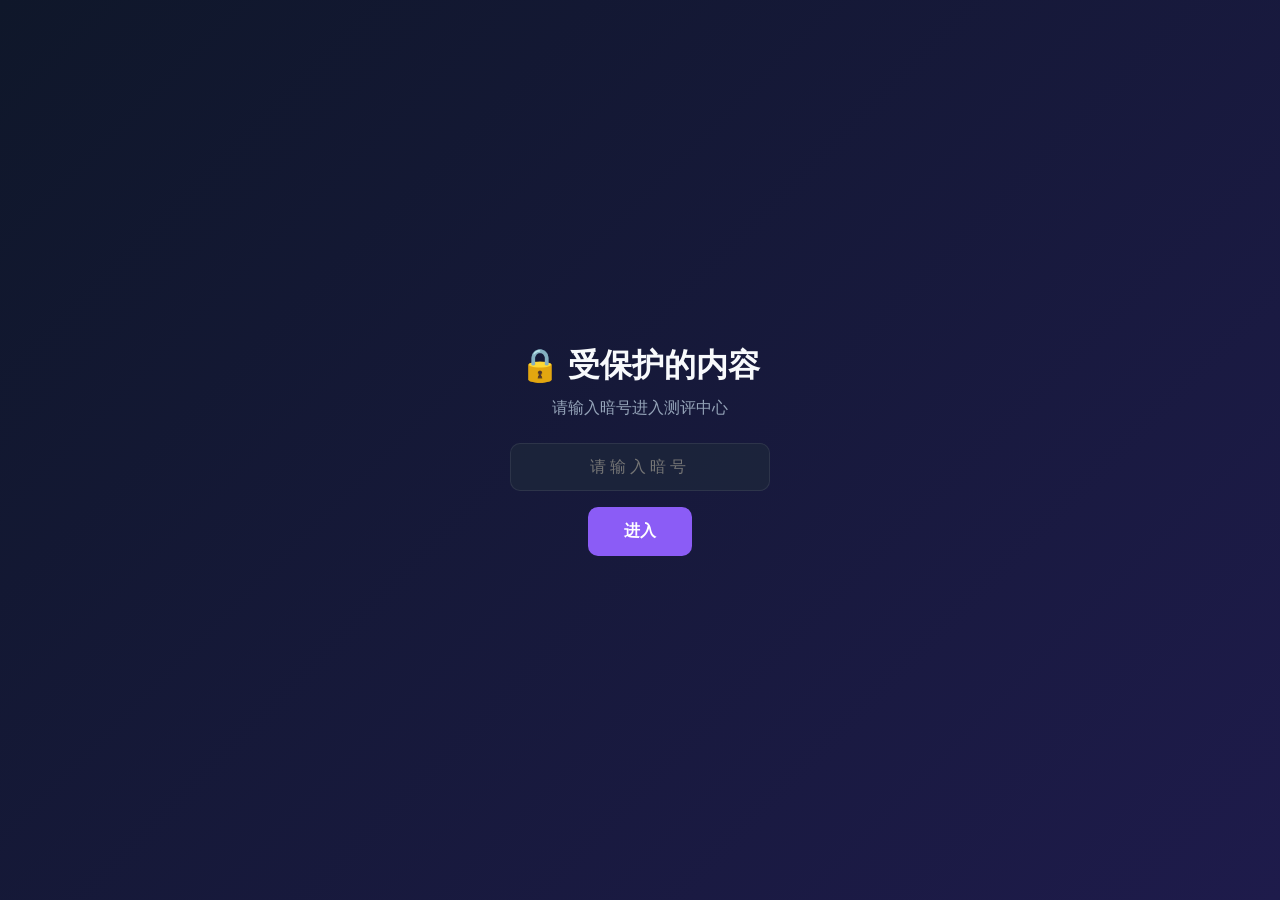
<file: index.html>
<!DOCTYPE html>
<html lang="zh-CN">
<head>
    <meta charset="UTF-8">
    <meta name="viewport" content="width=device-width, initial-scale=1.0, maximum-scale=1.0, user-scalable=no, viewport-fit=cover">
    <meta name="theme-color" content="#8b5cf6">
    <title>人格测评中心 | Personality Assessment</title>
    <style>
        :root {
            --bg-color: #0f172a;
            --card-bg: rgba(30, 41, 59, 0.7);
            --card-border: rgba(255, 255, 255, 0.08);
            --text-primary: #f8fafc;
            --text-secondary: #94a3b8;
            --accent: #8b5cf6;
            --accent-hover: #7c3aed;
        }
        * { box-sizing: border-box; margin: 0; padding: 0; }
        body {
            font-family: -apple-system, BlinkMacSystemFont, "Segoe UI", Roboto, Helvetica, Arial, sans-serif;
            background: linear-gradient(135deg, #0f172a 0%, #1e1b4b 100%);
            color: var(--text-primary);
            min-height: 100vh;
            display: flex;
            flex-direction: column;
            align-items: center;
            justify-content: center;
            padding: 20px;
        }
        .container {
            max-width: 800px;
            width: 100%;
            margin: auto;
        }
        .header {
            text-align: center;
            margin-bottom: 40px;
        }
        .header h1 {
            font-size: 2.5rem;
            margin-bottom: 15px;
            background: linear-gradient(to right, #a78bfa, #f472b6);
            -webkit-background-clip: text;
            background-clip: text;
            -webkit-text-fill-color: transparent;
        }
        .header p {
            color: var(--text-secondary);
            font-size: 1.1rem;
        }
        .grid {
            display: grid;
            grid-template-columns: repeat(auto-fit, minmax(300px, 1fr));
            gap: 20px;
            margin-bottom: 30px;
        }
        .card {
            background: var(--card-bg);
            border: 1px solid var(--card-border);
            border-radius: 16px;
            padding: 30px;
            text-decoration: none;
            color: inherit;
            transition: all 0.3s cubic-bezier(0.4, 0, 0.2, 1);
            backdrop-filter: blur(10px);
            display: flex;
            flex-direction: column;
            position: relative;
            overflow: hidden;
            cursor: pointer;
        }
        .card::before {
            content: '';
            position: absolute;
            top: 0; left: 0; right: 0; height: 4px;
            background: linear-gradient(to right, var(--accent), #f472b6);
            opacity: 0;
            transition: opacity 0.3s ease;
        }
        .card:hover {
            transform: translateY(-5px);
            box-shadow: 0 20px 40px rgba(0, 0, 0, 0.3);
            border-color: rgba(255, 255, 255, 0.15);
        }
        .card:hover::before {
            opacity: 1;
        }
        .card-icon {
            width: 48px; height: 48px;
            background: rgba(139, 92, 246, 0.1);
            border-radius: 12px;
            display: flex; align-items: center; justify-content: center;
            color: var(--accent);
            margin-bottom: 20px;
        }
        .card h2 { font-size: 1.5rem; margin-bottom: 10px; }
        .card p { color: var(--text-secondary); line-height: 1.6; flex-grow: 1; margin-bottom: 20px; }
        .card-footer {
            display: flex; align-items: center; gap: 8px;
            font-weight: 500; color: var(--accent);
            margin-top: auto;
        }
        .card-footer svg { transition: transform 0.3s ease; }
        .card:hover .card-footer svg { transform: translateX(5px); }
        
        /* Feedback Section */
        .feedback-section {
            background: var(--card-bg);
            border: 1px solid var(--card-border);
            border-radius: 16px;
            padding: 30px;
            backdrop-filter: blur(10px);
            margin-top: 20px;
        }
        .feedback-header {
            display: flex; align-items: center; gap: 15px; cursor: pointer;
        }
        .feedback-header h3 { font-size: 1.2rem; flex-grow: 1; }
        .feedback-content {
            margin-top: 20px;
            display: none;
            animation: fadeIn 0.3s ease;
        }
        .feedback-content.active { display: block; }
        textarea {
            width: 100%; height: 120px;
            background: rgba(0,0,0,0.2);
            border: 1px solid var(--card-border);
            border-radius: 8px;
            padding: 15px;
            color: #fff;
            font-family: inherit;
            resize: vertical;
            margin-bottom: 15px;
            font-size: 1rem;
        }
        textarea:focus { outline: none; border-color: var(--accent); }
        .btn-submit {
            background: var(--accent); color: #fff;
            border: none; padding: 12px 24px;
            border-radius: 8px; font-weight: 600;
            cursor: pointer; transition: background 0.3s ease;
            font-size: 1rem;
        }
        .btn-submit:hover { background: var(--accent-hover); }
        .success-msg {
            display: none;
            color: #4ade80;
            background: rgba(74, 222, 128, 0.1);
            padding: 15px;
            border-radius: 8px;
            margin-top: 15px;
            border: 1px solid rgba(74, 222, 128, 0.2);
        }
        @keyframes fadeIn { from { opacity: 0; transform: translateY(-10px); } to { opacity: 1; transform: translateY(0); } }
        #pwd-screen {
            display: none;
            position: fixed; top:0; left:0; width:100%; height:100%;
            background: linear-gradient(135deg, #0f172a 0%, #1e1b4b 100%);
            flex-direction: column; align-items: center; justify-content: center;
            z-index: 999; text-align: center; padding: 30px;
        }
        #pwd-screen h2 { font-size: 2rem; margin-bottom:10px; }
        #pwd-screen p { color: var(--text-secondary); margin-bottom: 24px; }
        #pwd-screen input {
            padding: 14px 20px; width: 100%; max-width: 260px;
            border-radius: 10px; border: 1px solid var(--card-border);
            background: var(--card-bg); color: #fff; font-size: 1rem;
            text-align: center; letter-spacing: 4px; outline:none; margin-bottom: 16px;
        }
        #pwd-screen input:focus { border-color: var(--accent); }
        #pwd-error { display:none; color:#f87171; font-size:0.9rem; margin-top:-8px; margin-bottom:10px; }
        #pwd-screen .btn-enter {
            background: var(--accent); color: #fff; border: none;
            padding: 14px 36px; border-radius: 10px; font-size: 1rem;
            font-weight: 600; cursor: pointer; transition: background 0.3s;
        }
        #pwd-screen .btn-enter:hover { background: var(--accent-hover); }
        .card-badge-container {
            display: flex;
            flex-direction: column;
            gap: 6px;
            position: absolute;
            top: 20px;
            right: 20px;
            align-items: flex-end;
            pointer-events: none;
        }
        .card-badge {
            background: rgba(139, 92, 246, 0.15);
            color: var(--accent);
            padding: 4px 10px;
            border-radius: 20px;
            font-size: 0.75rem;
            font-weight: 600;
            backdrop-filter: blur(4px);
            display: flex;
            align-items: center;
            gap: 4px;
            box-shadow: 0 4px 12px rgba(0,0,0,0.1);
        }
        .card-badge.history {
            background: rgba(74, 222, 128, 0.15);
            color: #4ade80;
        }
    </style>
</head>
<body>
    <!-- Password Screen -->
    <div id="pwd-screen">
        <h2>🔒 受保护的内容</h2>
        <p>请输入暗号进入测评中心</p>
        <input type="password" id="pwd" placeholder="请输入暗号" autocomplete="off">
        <div id="pwd-error">❌ 暗号错误，请重试</div>
        <button class="btn-enter" onclick="tryEnter()">进入</button>
    </div>

    <div class="container">
        <div class="header">
            <h1>人格测评中心</h1>
            <p>选择专业的心理测量工具，深度了解自我内核</p>
        </div>
        
        <div class="grid">
            <a href="test.html?scale=bigfive" class="card">
                <div class="card-icon">
                    <svg width="24" height="24" viewBox="0 0 24 24" fill="none" stroke="currentColor" stroke-width="2" stroke-linecap="round" stroke-linejoin="round"><circle cx="12" cy="12" r="10"></circle><line x1="12" y1="16" x2="12" y2="12"></line><line x1="12" y1="8" x2="12.01" y2="8"></line></svg>
                </div>
                <h2>大五人格测试</h2>
                <p>最权威的 IPIP-NEO-300 量表，从神经质、外向性、开放性、宜人性、尽责性五个维度和三十个子层面全面剖析。</p>
                <div class="card-footer">
                    开始测试 <svg width="16" height="16" viewBox="0 0 24 24" fill="none" stroke="currentColor" stroke-width="2"><path d="M5 12h14M12 5l7 7-7 7"/></svg>
                </div>
            </a>

            <a href="test.html?scale=pid5" class="card">
                <div class="card-icon">
                    <svg width="24" height="24" viewBox="0 0 24 24" fill="none" stroke="currentColor" stroke-width="2" stroke-linecap="round" stroke-linejoin="round"><path d="M12 2v20M17 5H9.5a3.5 3.5 0 0 0 0 7h5a3.5 3.5 0 0 1 0 7H6"></path></svg>
                </div>
                <h2>PID-5 人格测验</h2>
                <p>DSM-5 替代模式下的人格自评量表 (Personality Inventory for DSM-5)，侧重评估病态人格特质领域。</p>
                <div class="card-footer">
                    开始测试 <svg width="16" height="16" viewBox="0 0 24 24" fill="none" stroke="currentColor" stroke-width="2"><path d="M5 12h14M12 5l7 7-7 7"/></svg>
                </div>
            </a>

            <a href="test.html?scale=bdi2" class="card">
                <div class="card-icon">
                    <svg width="24" height="24" viewBox="0 0 24 24" fill="none" stroke="currentColor" stroke-width="2" stroke-linecap="round" stroke-linejoin="round"><circle cx="12" cy="12" r="10"></circle><path d="M8 14s1.5 2 4 2 4-2 4-2"></path><line x1="9" y1="9" x2="9.01" y2="9"></line><line x1="15" y1="9" x2="15.01" y2="9"></line></svg>
                </div>
                <h2>贝克抑郁量表 (BDI-II)</h2>
                <p>全球广泛使用的抑郁症状自评量表，用以评估过去两周内的抑郁严重程度。</p>
                <div class="card-footer">
                    开始测试 <svg width="16" height="16" viewBox="0 0 24 24" fill="none" stroke="currentColor" stroke-width="2"><path d="M5 12h14M12 5l7 7-7 7"/></svg>
                </div>
            </a>

            <a href="test.html?scale=bai" class="card">
                <div class="card-icon">
                    <svg width="24" height="24" viewBox="0 0 24 24" fill="none" stroke="currentColor" stroke-width="2" stroke-linecap="round" stroke-linejoin="round"><path d="M22 12h-4l-3 9L9 3l-3 9H2"></path></svg>
                </div>
                <h2>贝克焦虑量表 (BAI)</h2>
                <p>专注于评估极度焦虑及恐慌的主观和躯体症状的经典自评量表。</p>
                <div class="card-footer">
                    开始测试 <svg width="16" height="16" viewBox="0 0 24 24" fill="none" stroke="currentColor" stroke-width="2"><path d="M5 12h14M12 5l7 7-7 7"/></svg>
                </div>
            </a>

            <a href="test.html?scale=ysq" class="card">
                <div class="card-icon">
                    <svg width="24" height="24" viewBox="0 0 24 24" fill="none" stroke="currentColor" stroke-width="2" stroke-linecap="round" stroke-linejoin="round"><polygon points="12 2 15.09 8.26 22 9.27 17 14.14 18.18 21.02 12 17.77 5.82 21.02 7 14.14 2 9.27 8.91 8.26 12 2"></polygon></svg>
                </div>
                <h2>杨氏图式问卷简明版</h2>
                <p>图式治疗的核心评估工具 (YSQ-S3)，揭示您性格深处的 18 种早期适应不良图式。</p>
                <div class="card-footer">
                    开始测试 <svg width="16" height="16" viewBox="0 0 24 24" fill="none" stroke="currentColor" stroke-width="2"><path d="M5 12h14M12 5l7 7-7 7"/></svg>
                </div>
            </a>
        </div>

        <div class="feedback-section">
            <div class="feedback-header" onclick="document.getElementById('feedback-box').classList.toggle('active')">
                <div class="card-icon" style="margin-bottom:0; width:36px; height:36px;">
                    <svg width="18" height="18" viewBox="0 0 24 24" fill="none" stroke="currentColor" stroke-width="2"><path d="M21 11.5a8.38 8.38 0 0 1-.9 3.8 8.5 8.5 0 0 1-7.6 4.7 8.38 8.38 0 0 1-3.8-.9L3 21l1.9-5.7a8.38 8.38 0 0 1-.9-3.8 8.5 8.5 0 0 1 4.7-7.6 8.38 8.38 0 0 1 3.8-.9h.5a8.48 8.48 0 0 1 8 8v.5z"></path></svg>
                </div>
                <h3>意见建议与量表扩充反馈</h3>
                <svg width="20" height="20" viewBox="0 0 24 24" fill="none" stroke="currentColor"><path d="M6 9l6 6 6-6"/></svg>
            </div>
            <div class="feedback-content" id="feedback-box">
                <p style="color:var(--text-secondary); margin-bottom:15px; font-size:0.95rem;">如果您希望我们加入其他的量表，或者遇到了使用上的问题，请在这里告诉我们。</p>
                <textarea id="feedback-input" placeholder="请详细描述您的想法..."></textarea>
                <button class="btn-submit" onclick="submitFeedback()">提交反馈</button>
                <div id="success-msg" class="success-msg">✓ 感谢您的反馈！您的意见对我们非常重要。</div>
            </div>
        </div>

        <!-- Admin View Area -->
        <div id="admin-panel" style="display: none; margin-top: 40px; text-align: left; padding: 20px; background: rgba(0,0,0,0.2); border-radius: 12px; border: 1px solid var(--card-border);">
            <h3 style="color: #a78bfa; margin-bottom: 16px;">🛡️ 管理员面板：用户反馈列表</h3>
            <div id="admin-feedbacks-container" style="max-height: 300px; overflow-y: auto; color: var(--text-main); font-size: 0.95rem;"></div>
            <button onclick="clearFeedbacks()" class="btn-submit" style="margin-top: 15px; background: #ef4444; padding: 8px 16px; font-size: 14px;">清除所有反馈</button>
        </div>

    </div>

    <div style="text-align:center; padding: 16px; color: #4b5563; font-size: 11px; letter-spacing: 0.05em; opacity: 0.4;">testv_0.12.1</div>

    <script>
        const CORRECT_KEY = '11115555';

        function renderAdminFeedbacks() {
            const feedbacks = JSON.parse(localStorage.getItem('site_feedbacks') || '[]');
            const container = document.getElementById('admin-feedbacks-container');
            if (feedbacks.length === 0) {
                container.innerHTML = '<div style="color: var(--text-muted); text-align: center; padding: 20px;">暂无反馈</div>';
                return;
            }
            container.innerHTML = feedbacks.reverse().map(f => 
                `<div style="background: rgba(255,255,255,0.05); padding: 12px; border-radius: 8px; margin-bottom: 10px;">
                    <div style="font-size: 12px; color: #8c9eff; margin-bottom: 6px;">[${f.time}]</div>
                    <div>${f.text}</div>
                </div>`
            ).join('');
        }

        function checkAccess() {
            const urlParams = new URLSearchParams(window.location.search);
            const keyFromUrl = urlParams.get('key');
            if (keyFromUrl === CORRECT_KEY) localStorage.setItem('access_key', keyFromUrl);

            const activeKey = localStorage.getItem('access_key');
            if (activeKey !== CORRECT_KEY) {
                document.querySelector('.container').style.display = 'none';
                const pwdDiv = document.getElementById('pwd-screen');
                pwdDiv.style.display = 'flex';
            } else {
                // Feature: If they are the "admin" (knowing 11115555), show feedbacks
                if (activeKey === '11115555') {
                    document.getElementById('admin-panel').style.display = 'block';
                    renderAdminFeedbacks();
                }
            }
        }

        function tryEnter() {
            const k = document.getElementById('pwd').value;
            if (k === CORRECT_KEY) {
                localStorage.setItem('access_key', k);
                location.reload();
            } else {
                document.getElementById('pwd-error').style.display = 'block';
                document.getElementById('pwd').value = '';
                document.getElementById('pwd').focus();
            }
        }

        document.addEventListener('DOMContentLoaded', () => {
            checkAccess();
            loadCardProgress();
        });
        document.getElementById('pwd')?.addEventListener('keydown', function(e){ if(e.key==='Enter') tryEnter(); });

        function loadCardProgress() {
            const scaleKeys = {
                'bigfive': 'ipip_answers',
                'pid5': 'pid5_answers',
                'bdi2': 'bdi2_answers',
                'bai': 'bai_answers',
                'ysq': 'ysq_answers'
            };
            
            document.querySelectorAll('.card').forEach(card => {
                const href = card.getAttribute('href');
                if (!href || !href.includes('scale=')) return;
                
                const urlParams = new URLSearchParams(href.split('?')[1]);
                const scale = urlParams.get('scale');
                const localKey = scaleKeys[scale];
                
                if (localKey) {
                    try {
                        const localData = JSON.parse(localStorage.getItem(localKey));
                        if (!localData) return;
                        
                        let answeredCount = 0;
                        let historyCount = 0;
                        
                        if (localData.answers) {
                            answeredCount = Object.keys(localData.answers).filter(k => localData.answers[k] !== 'skip' && !k.endsWith('_label')).length;
                            historyCount = localData.history ? localData.history.length : 0;
                        } else {
                            // Old format fallback
                            answeredCount = Object.keys(localData).filter(k => localData[k] !== 'skip' && !k.endsWith('_label')).length;
                        }
                        
                        if (answeredCount > 0 || historyCount > 0) {
                            const badgeContainer = document.createElement('div');
                            badgeContainer.className = 'card-badge-container';
                            
                            if (historyCount > 0) {
                                badgeContainer.innerHTML += `<div class="card-badge history"><svg width="12" height="12" viewBox="0 0 24 24" fill="none" stroke="currentColor" stroke-width="2" stroke-linecap="round" stroke-linejoin="round"><circle cx="12" cy="12" r="10"></circle><polyline points="12 6 12 12 16 14"></polyline></svg> 历史 ${historyCount} 次</div>`;
                            }
                            if (answeredCount > 0) {
                                badgeContainer.innerHTML += `<div class="card-badge"><svg width="12" height="12" viewBox="0 0 24 24" fill="none" stroke="currentColor" stroke-width="2"><path d="M22 11.08V12a10 10 0 1 1-5.93-9.14"></path><polyline points="22 4 12 14.01 9 11.01"></polyline></svg> 进度 ${answeredCount} 题</div>`;
                            }
                            
                            card.appendChild(badgeContainer);
                        }
                    } catch(e) { console.error('Error loading progress for', scale, e); }
                }
            });
        }

        function submitFeedback() {
            const val = document.getElementById('feedback-input').value.trim();
            if (!val) {
                alert('反馈内容不能为空哦');
                return;
            }
            
            // Save to localStorage
            const feedbacks = JSON.parse(localStorage.getItem('site_feedbacks') || '[]');
            feedbacks.push({ time: new Date().toLocaleString(), text: val.replace(/</g, "&lt;").replace(/>/g, "&gt;") });
            localStorage.setItem('site_feedbacks', JSON.stringify(feedbacks));

            document.getElementById('feedback-input').value = '';
            document.getElementById('success-msg').style.display = 'block';
            
            if (localStorage.getItem('access_key') === '11115555') renderAdminFeedbacks();
            
            setTimeout(() => {
                document.getElementById('success-msg').style.display = 'none';
                document.getElementById('feedback-box').classList.remove('active');
            }, 3000);
        }

        function clearFeedbacks() {
            if(confirm("确定清空所有收集到的反馈吗？")) {
                localStorage.removeItem('site_feedbacks');
                renderAdminFeedbacks();
            }
        }
    </script>
</body>
</html>
</file>
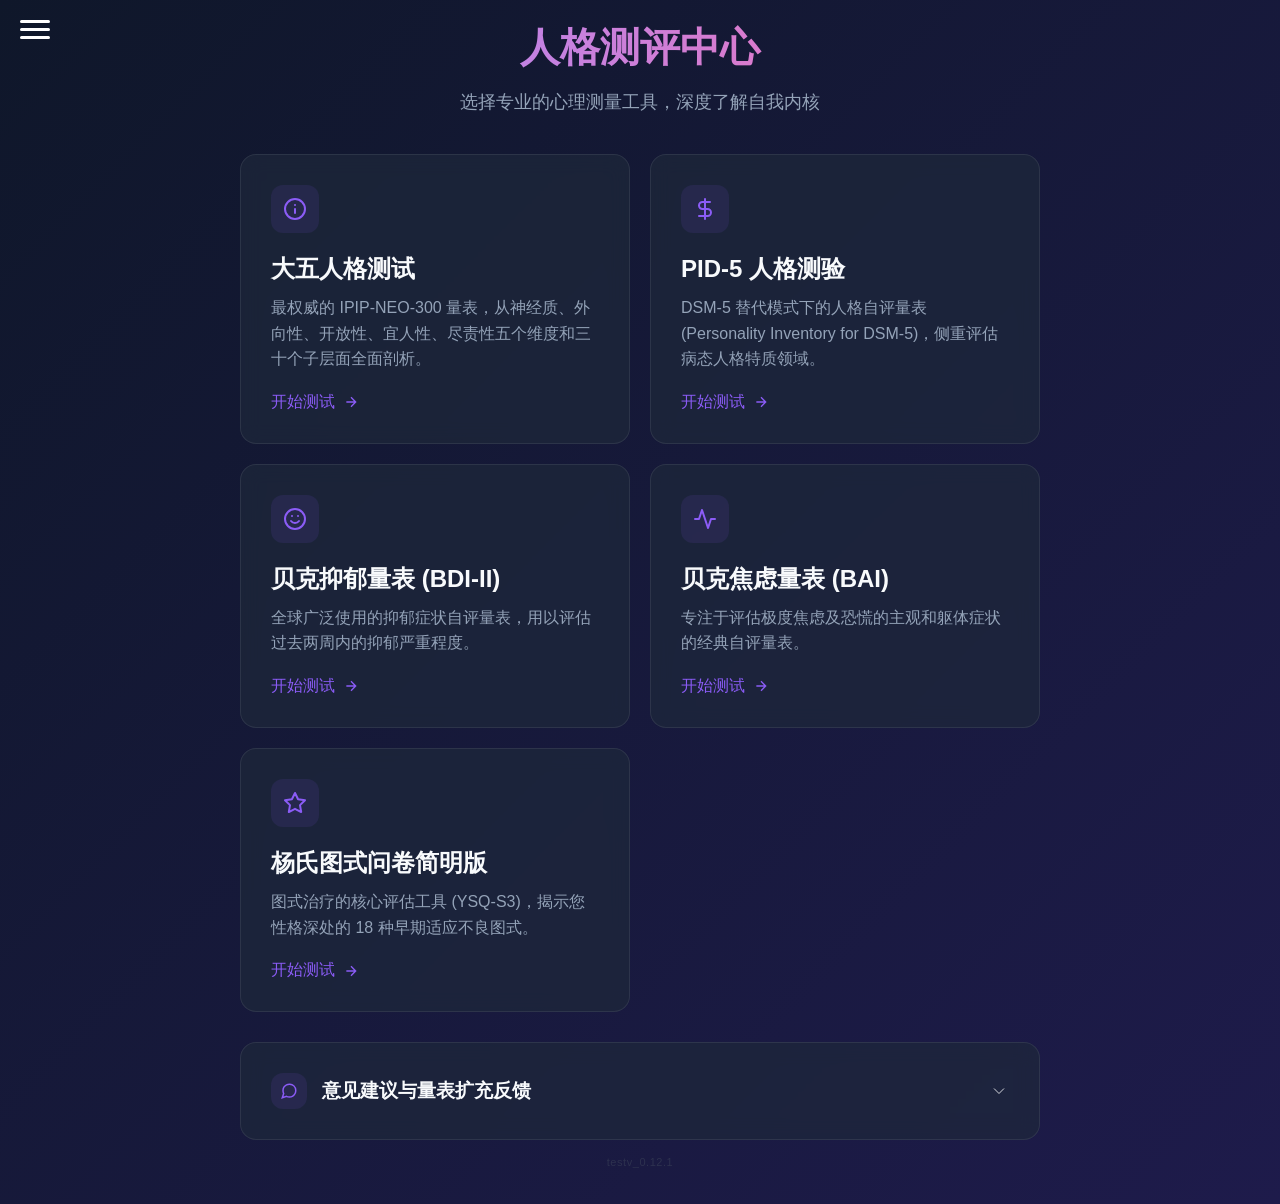
<file: tmp/index_patched.html>
<!DOCTYPE html>
<html lang="zh-CN">
<head>
    <meta charset="UTF-8">
    <meta name="viewport" content="width=device-width, initial-scale=1.0, maximum-scale=1.0, user-scalable=no, viewport-fit=cover">
    <meta name="theme-color" content="#8b5cf6">
    <title>人格测评中心 | Personality Assessment</title>
    <style>
        :root {
            --bg-color: #0f172a;
            --card-bg: rgba(30, 41, 59, 0.7);
            --card-border: rgba(255, 255, 255, 0.08);
            --text-primary: #f8fafc;
            --text-secondary: #94a3b8;
            --accent: #8b5cf6;
            --accent-hover: #7c3aed;
        }
        * { box-sizing: border-box; margin: 0; padding: 0; }
        body {
            font-family: -apple-system, BlinkMacSystemFont, "Segoe UI", Roboto, Helvetica, Arial, sans-serif;
            background: linear-gradient(135deg, #0f172a 0%, #1e1b4b 100%);
            color: var(--text-primary);
            min-height: 100vh;
            display: flex;
            flex-direction: column;
            align-items: center;
            justify-content: center;
            padding: 20px;
        }
        .container {
            max-width: 800px;
            width: 100%;
            margin: auto;
        }
        .header {
            text-align: center;
            margin-bottom: 40px;
        }
        .header h1 {
            font-size: 2.5rem;
            margin-bottom: 15px;
            background: linear-gradient(to right, #a78bfa, #f472b6);
            -webkit-background-clip: text;
            background-clip: text;
            -webkit-text-fill-color: transparent;
        }
        .header p {
            color: var(--text-secondary);
            font-size: 1.1rem;
        }
        .grid {
            display: grid;
            grid-template-columns: repeat(auto-fit, minmax(300px, 1fr));
            gap: 20px;
            margin-bottom: 30px;
        }
        .card {
            background: var(--card-bg);
            border: 1px solid var(--card-border);
            border-radius: 16px;
            padding: 30px;
            text-decoration: none;
            color: inherit;
            transition: all 0.3s cubic-bezier(0.4, 0, 0.2, 1);
            backdrop-filter: blur(10px);
            display: flex;
            flex-direction: column;
            position: relative;
            overflow: hidden;
            cursor: pointer;
        }
        .card::before {
            content: '';
            position: absolute;
            top: 0; left: 0; right: 0; height: 4px;
            background: linear-gradient(to right, var(--accent), #f472b6);
            opacity: 0;
            transition: opacity 0.3s ease;
        }
        .card:hover {
            transform: translateY(-5px);
            box-shadow: 0 20px 40px rgba(0, 0, 0, 0.3);
            border-color: rgba(255, 255, 255, 0.15);
        }
        .card:hover::before {
            opacity: 1;
        }
        .card-icon {
            width: 48px; height: 48px;
            background: rgba(139, 92, 246, 0.1);
            border-radius: 12px;
            display: flex; align-items: center; justify-content: center;
            color: var(--accent);
            margin-bottom: 20px;
        }
        .card h2 { font-size: 1.5rem; margin-bottom: 10px; }
        .card p { color: var(--text-secondary); line-height: 1.6; flex-grow: 1; margin-bottom: 20px; }
        .card-footer {
            display: flex; align-items: center; gap: 8px;
            font-weight: 500; color: var(--accent);
            margin-top: auto;
        }
        .card-footer svg { transition: transform 0.3s ease; }
        .card:hover .card-footer svg { transform: translateX(5px); }
        
        /* Feedback Section */
        .feedback-section {
            background: var(--card-bg);
            border: 1px solid var(--card-border);
            border-radius: 16px;
            padding: 30px;
            backdrop-filter: blur(10px);
            margin-top: 20px;
        }
        .feedback-header {
            display: flex; align-items: center; gap: 15px; cursor: pointer;
        }
        .feedback-header h3 { font-size: 1.2rem; flex-grow: 1; }
        .feedback-content {
            margin-top: 20px;
            display: none;
            animation: fadeIn 0.3s ease;
        }
        .feedback-content.active { display: block; }
        textarea {
            width: 100%; height: 120px;
            background: rgba(0,0,0,0.2);
            border: 1px solid var(--card-border);
            border-radius: 8px;
            padding: 15px;
            color: #fff;
            font-family: inherit;
            resize: vertical;
            margin-bottom: 15px;
            font-size: 1rem;
        }
        textarea:focus { outline: none; border-color: var(--accent); }
        .btn-submit {
            background: var(--accent); color: #fff;
            border: none; padding: 12px 24px;
            border-radius: 8px; font-weight: 600;
            cursor: pointer; transition: background 0.3s ease;
            font-size: 1rem;
        }
        .btn-submit:hover { background: var(--accent-hover); }
        .success-msg {
            display: none;
            color: #4ade80;
            background: rgba(74, 222, 128, 0.1);
            padding: 15px;
            border-radius: 8px;
            margin-top: 15px;
            border: 1px solid rgba(74, 222, 128, 0.2);
        }
        @keyframes fadeIn { from { opacity: 0; transform: translateY(-10px); } to { opacity: 1; transform: translateY(0); } }
        #pwd-screen {
            display: none;
            position: fixed; top:0; left:0; width:100%; height:100%;
            background: linear-gradient(135deg, #0f172a 0%, #1e1b4b 100%);
            flex-direction: column; align-items: center; justify-content: center;
            z-index: 999; text-align: center; padding: 30px;
        }
        #pwd-screen h2 { font-size: 2rem; margin-bottom:10px; }
        #pwd-screen p { color: var(--text-secondary); margin-bottom: 24px; }
        #pwd-screen input {
            padding: 14px 20px; width: 100%; max-width: 260px;
            border-radius: 10px; border: 1px solid var(--card-border);
            background: var(--card-bg); color: #fff; font-size: 1rem;
            text-align: center; letter-spacing: 4px; outline:none; margin-bottom: 16px;
        }
        #pwd-screen input:focus { border-color: var(--accent); }
        #pwd-error { display:none; color:#f87171; font-size:0.9rem; margin-top:-8px; margin-bottom:10px; }
        #pwd-screen .btn-enter {
            background: var(--accent); color: #fff; border: none;
            padding: 14px 36px; border-radius: 10px; font-size: 1rem;
            font-weight: 600; cursor: pointer; transition: background 0.3s;
        }
        #pwd-screen .btn-enter:hover { background: var(--accent-hover); }
        .card-badge-container {
            display: flex;
            flex-direction: column;
            gap: 6px;
            position: absolute;
            top: 20px;
            right: 20px;
            align-items: flex-end;
            pointer-events: none;
        }
        .card-badge {
            background: rgba(139, 92, 246, 0.15);
            color: var(--accent);
            padding: 4px 10px;
            border-radius: 20px;
            font-size: 0.75rem;
            font-weight: 600;
            backdrop-filter: blur(4px);
            display: flex;
            align-items: center;
            gap: 4px;
            box-shadow: 0 4px 12px rgba(0,0,0,0.1);
        }
        .card-badge.history {
            background: rgba(74, 222, 128, 0.15);
            color: #4ade80;
        }
    
        /* -- NEW STYLES -- */
        .top-nav { width: 100%; position: absolute; top: 0; left: 0; padding: 20px; z-index: 100; }
        .hamburger-btn { background: transparent; border: none; cursor: pointer; display: flex; flex-direction: column; gap: 5px; width: 30px; }
        .hamburger-btn span { display: block; width: 100%; height: 3px; background: #fff; border-radius: 2px; }
        .sidebar-overlay { position: fixed; top: 0; left: 0; width: 100%; height: 100%; background: rgba(0,0,0,0.5); z-index: 990; display: none; opacity: 0; transition: opacity 0.3s; }
        .sidebar { position: fixed; top: 0; left: -250px; width: 250px; height: 100%; background: var(--card-bg); z-index: 999; transition: left 0.3s cubic-bezier(0.4, 0, 0.2, 1); border-right: 1px solid var(--card-border); backdrop-filter: blur(10px); display: flex; flex-direction: column; padding-top: 60px; text-align: left; }
        .sidebar-open .sidebar-overlay { display: block; opacity: 1; }
        .sidebar-open .sidebar { left: 0; }
        .sidebar-menu-item { padding: 15px 25px; color: var(--text-primary); text-decoration: none; font-size: 1.1rem; border-bottom: 1px solid var(--card-border); cursor: pointer; transition: background 0.3s; }
        .sidebar-menu-item:hover { background: rgba(255,255,255,0.05); color: var(--accent); }
        #user-manage-view, #user-detail-view { display: none; width: 100%; }
        .m-toolbar { display: flex; gap: 10px; margin-bottom: 20px; }
        .m-btn-add { flex: 1; background: var(--accent); color: #fff; border: none; border-radius: 10px; font-weight: bold; cursor: pointer; display: flex; align-items: center; justify-content: center; font-size: 1rem; }
        .m-btn-add:hover { background: var(--accent-hover); }
        .m-search { flex: 2; padding: 12px 15px; border-radius: 10px; border: 1px solid var(--card-border); background: var(--card-bg); color: #fff; font-size: 1rem; outline: none; }
        .m-search:focus { border-color: var(--accent); }
        .user-list { display: flex; flex-direction: column; gap: 10px; max-height: 60vh; overflow-y: auto; text-align: left; }
        .user-row { background: var(--card-bg); border: 1px solid var(--card-border); border-radius: 10px; padding: 15px; display: flex; justify-content: space-between; align-items: center; cursor: pointer; transition: transform 0.2s; }
        .user-row:hover { transform: translateY(-2px); border-color: var(--accent); }
        .u-nick { font-weight: bold; font-size: 1.1rem; }
        .u-prog { font-size: 0.85rem; color: var(--text-secondary); margin-top: 5px; }
        .modal-overlay { position: fixed; top: 0; left: 0; width: 100%; height: 100%; background: rgba(0,0,0,0.6); z-index: 1000; display: none; align-items: center; justify-content: center; }
        .modal { background: var(--bg-color); border: 1px solid var(--card-border); padding: 25px; border-radius: 16px; width: 90%; max-width: 400px; text-align: center; }
        .modal h3 { margin-bottom: 15px; }
        .modal input { width: 100%; padding: 12px; margin-bottom: 15px; border-radius: 8px; border: 1px solid var(--card-border); background: rgba(255,255,255,0.05); color: #fff; outline: none; text-align: center; font-size: 1rem; }
        .modal .btn-group { display: flex; gap: 10px; }
        .modal .btn-group button { flex: 1; padding: 10px; border-radius: 8px; border: none; cursor: pointer; font-weight: bold; }
        .btn-cancel { background: rgba(255,255,255,0.1); color: #fff; }
        .btn-confirm { background: var(--accent); color: #fff; }
        .btn-danger { background: #ef4444; color: #fff; padding: 8px 16px; border: none; border-radius: 8px; cursor: pointer; }
        /* -- END NEW STYLES -- */
</style>
</head>

    <!-- Nickname Prompt Modal -->
    <div id="nickname-modal" class="modal-overlay">
        <div class="modal">
            <h3>欢迎！请设置您的昵称</h3>
            <p style="color:var(--text-secondary); margin-bottom:15px; font-size:0.9rem;">这是您第一次登录，我们需要一个称呼。</p>
            <input type="text" id="nickname-input" placeholder="输入您的昵称" autocomplete="off">
            <button class="btn-enter" onclick="saveNicknameAndEnter()">开始测试</button>
        </div>
    </div>

    <!-- Add User Modal -->
    <div id="add-user-modal" class="modal-overlay">
        <div class="modal">
            <h3>添加用户</h3>
            <button class="btn-enter" style="width:100%; margin-bottom:10px; padding:10px; font-size:1rem;" onclick="generateRandomUser()">🎲 随机生成密钥</button>
            <div style="margin: 15px 0; color: var(--text-secondary);">或</div>
            <input type="text" id="custom-key-input" placeholder="自定义密钥 (不少于4位)" autocomplete="off">
            <div class="btn-group">
                <button class="btn-cancel" onclick="closeModal('add-user-modal')">取消</button>
                <button class="btn-confirm" onclick="addCustomUser()">💾 保存自定义</button>
            </div>
        </div>
    </div>

    <div class="top-nav">
        <button class="hamburger-btn" onclick="toggleSidebar()">
            <span></span><span></span><span></span>
        </button>
    </div>

    <div class="sidebar-overlay" onclick="toggleSidebar()"></div>
    <div class="sidebar">
        <div class="sidebar-menu-item" onclick="switchView('home-view'); toggleSidebar()">🏠 首页</div>
        <div class="sidebar-menu-item" id="nav-user-data" style="display:none;" onclick="switchView('user-manage-view'); toggleSidebar()">👥 用户数据</div>
    </div>

    <!-- Password Screen -->
    <div id="pwd-screen">
        <h2>🔒 受保护的内容</h2>
        <p>请输入分配给您的密钥进入系统</p>
        <input type="password" id="pwd" placeholder="输入密钥" autocomplete="off">
        <div id="pwd-error">❌ 密钥不存在或不正确</div>
        <button class="btn-enter" onclick="tryEnter()">验证身份</button>
    </div>

    <div class="container">
        <!-- ==== Home View ==== -->
        <div id="home-view">
        <div class="header">
            <h1>人格测评中心</h1>
            <p>选择专业的心理测量工具，深度了解自我内核</p>
        </div>
        
        <div class="grid">
            <a href="test.html?scale=bigfive" class="card">
                <div class="card-icon">
                    <svg width="24" height="24" viewBox="0 0 24 24" fill="none" stroke="currentColor" stroke-width="2" stroke-linecap="round" stroke-linejoin="round"><circle cx="12" cy="12" r="10"></circle><line x1="12" y1="16" x2="12" y2="12"></line><line x1="12" y1="8" x2="12.01" y2="8"></line></svg>
                </div>
                <h2>大五人格测试</h2>
                <p>最权威的 IPIP-NEO-300 量表，从神经质、外向性、开放性、宜人性、尽责性五个维度和三十个子层面全面剖析。</p>
                <div class="card-footer">
                    开始测试 <svg width="16" height="16" viewBox="0 0 24 24" fill="none" stroke="currentColor" stroke-width="2"><path d="M5 12h14M12 5l7 7-7 7"/></svg>
                </div>
            </a>

            <a href="test.html?scale=pid5" class="card">
                <div class="card-icon">
                    <svg width="24" height="24" viewBox="0 0 24 24" fill="none" stroke="currentColor" stroke-width="2" stroke-linecap="round" stroke-linejoin="round"><path d="M12 2v20M17 5H9.5a3.5 3.5 0 0 0 0 7h5a3.5 3.5 0 0 1 0 7H6"></path></svg>
                </div>
                <h2>PID-5 人格测验</h2>
                <p>DSM-5 替代模式下的人格自评量表 (Personality Inventory for DSM-5)，侧重评估病态人格特质领域。</p>
                <div class="card-footer">
                    开始测试 <svg width="16" height="16" viewBox="0 0 24 24" fill="none" stroke="currentColor" stroke-width="2"><path d="M5 12h14M12 5l7 7-7 7"/></svg>
                </div>
            </a>

            <a href="test.html?scale=bdi2" class="card">
                <div class="card-icon">
                    <svg width="24" height="24" viewBox="0 0 24 24" fill="none" stroke="currentColor" stroke-width="2" stroke-linecap="round" stroke-linejoin="round"><circle cx="12" cy="12" r="10"></circle><path d="M8 14s1.5 2 4 2 4-2 4-2"></path><line x1="9" y1="9" x2="9.01" y2="9"></line><line x1="15" y1="9" x2="15.01" y2="9"></line></svg>
                </div>
                <h2>贝克抑郁量表 (BDI-II)</h2>
                <p>全球广泛使用的抑郁症状自评量表，用以评估过去两周内的抑郁严重程度。</p>
                <div class="card-footer">
                    开始测试 <svg width="16" height="16" viewBox="0 0 24 24" fill="none" stroke="currentColor" stroke-width="2"><path d="M5 12h14M12 5l7 7-7 7"/></svg>
                </div>
            </a>

            <a href="test.html?scale=bai" class="card">
                <div class="card-icon">
                    <svg width="24" height="24" viewBox="0 0 24 24" fill="none" stroke="currentColor" stroke-width="2" stroke-linecap="round" stroke-linejoin="round"><path d="M22 12h-4l-3 9L9 3l-3 9H2"></path></svg>
                </div>
                <h2>贝克焦虑量表 (BAI)</h2>
                <p>专注于评估极度焦虑及恐慌的主观和躯体症状的经典自评量表。</p>
                <div class="card-footer">
                    开始测试 <svg width="16" height="16" viewBox="0 0 24 24" fill="none" stroke="currentColor" stroke-width="2"><path d="M5 12h14M12 5l7 7-7 7"/></svg>
                </div>
            </a>

            <a href="test.html?scale=ysq" class="card">
                <div class="card-icon">
                    <svg width="24" height="24" viewBox="0 0 24 24" fill="none" stroke="currentColor" stroke-width="2" stroke-linecap="round" stroke-linejoin="round"><polygon points="12 2 15.09 8.26 22 9.27 17 14.14 18.18 21.02 12 17.77 5.82 21.02 7 14.14 2 9.27 8.91 8.26 12 2"></polygon></svg>
                </div>
                <h2>杨氏图式问卷简明版</h2>
                <p>图式治疗的核心评估工具 (YSQ-S3)，揭示您性格深处的 18 种早期适应不良图式。</p>
                <div class="card-footer">
                    开始测试 <svg width="16" height="16" viewBox="0 0 24 24" fill="none" stroke="currentColor" stroke-width="2"><path d="M5 12h14M12 5l7 7-7 7"/></svg>
                </div>
            </a>
        </div>

        <div class="feedback-section">
            <div class="feedback-header" onclick="document.getElementById('feedback-box').classList.toggle('active')">
                <div class="card-icon" style="margin-bottom:0; width:36px; height:36px;">
                    <svg width="18" height="18" viewBox="0 0 24 24" fill="none" stroke="currentColor" stroke-width="2"><path d="M21 11.5a8.38 8.38 0 0 1-.9 3.8 8.5 8.5 0 0 1-7.6 4.7 8.38 8.38 0 0 1-3.8-.9L3 21l1.9-5.7a8.38 8.38 0 0 1-.9-3.8 8.5 8.5 0 0 1 4.7-7.6 8.38 8.38 0 0 1 3.8-.9h.5a8.48 8.48 0 0 1 8 8v.5z"></path></svg>
                </div>
                <h3>意见建议与量表扩充反馈</h3>
                <svg width="20" height="20" viewBox="0 0 24 24" fill="none" stroke="currentColor"><path d="M6 9l6 6 6-6"/></svg>
            </div>
            <div class="feedback-content" id="feedback-box">
                <p style="color:var(--text-secondary); margin-bottom:15px; font-size:0.95rem;">如果您希望我们加入其他的量表，或者遇到了使用上的问题，请在这里告诉我们。</p>
                <textarea id="feedback-input" placeholder="请详细描述您的想法..."></textarea>
                <button class="btn-submit" onclick="submitFeedback()">提交反馈</button>
                <div id="success-msg" class="success-msg">✓ 感谢您的反馈！您的意见对我们非常重要。</div>
            </div>
        </div>

        
        </div> <!-- end home view -->

        <!-- ==== User Management View ==== -->
        <div id="user-manage-view">
            <div class="header">
                <h2>用户管理</h2>
                <p>管理系统中的所有用户及其测评进度</p>
            </div>
            <div class="m-toolbar">
                <button class="m-btn-add" onclick="openModal('add-user-modal')">+ 添加用户</button>
                <input type="text" class="m-search" id="user-search" placeholder="🔍 搜索昵称或密钥..." oninput="renderUserList()">
            </div>
            <div class="user-list" id="user-list-container">
                <!-- User rows go here -->
            </div>

            <!-- Legacy feedbacks -->
            <div id="admin-panel" style="margin-top: 40px; text-align: left; padding: 20px; background: rgba(0,0,0,0.2); border-radius: 12px; border: 1px solid var(--card-border);">
                <h3 style="color: #a78bfa; margin-bottom: 16px;">💬 用户反馈列表</h3>
                <div id="admin-feedbacks-container" style="max-height: 300px; overflow-y: auto; color: var(--text-main); font-size: 0.95rem;"></div>
                <button onclick="clearFeedbacks()" class="btn-submit" style="margin-top: 15px; background: #ef4444; padding: 8px 16px; font-size: 14px;">清除所有反馈</button>
            </div>
        </div>

        <!-- ==== User Detail View ==== -->
        <div id="user-detail-view">
            <div style="display: flex; align-items: center; justify-content: space-between; margin-bottom: 30px;">
                <button onclick="switchView('user-manage-view')" style="background:none;border:none;color:var(--text-primary);cursor:pointer;display:flex;align-items:center;font-size:1.1rem;">
                    <svg width="24" height="24" viewBox="0 0 24 24" fill="none" stroke="currentColor" stroke-width="2" style="margin-right:8px;"><polyline points="15 18 9 12 15 6"></polyline></svg> 返回
                </button>
                <button class="btn-danger" id="detail-delete-btn">删除用户</button>
            </div>
            <div style="background: var(--card-bg); border: 1px solid var(--card-border); border-radius: 16px; padding: 30px; text-align: left;">
                <h2 id="detail-nickname" style="font-size: 2rem; margin-bottom: 5px;">-</h2>
                <div id="detail-key" style="color: var(--text-secondary); font-family: monospace; letter-spacing: 2px; margin-bottom: 25px;">Key: <span></span></div>
                
                <h3 style="margin-bottom: 15px; color: var(--accent); border-bottom: 1px solid var(--card-border); padding-bottom: 10px;">测评进展与答题情况</h3>
                <div id="detail-progress" style="font-size: 1rem; line-height: 1.8;">
                    <!-- progress rows -->
                </div>
            </div>
        </div>

    </div>


    <div style="text-align:center; padding: 16px; color: #4b5563; font-size: 11px; letter-spacing: 0.05em; opacity: 0.4;">testv_0.12.1</div>

    <script>

        // ======= App Logic =======
        const ADMIN_KEY = '11115555';
        let siteUsers = JSON.parse(localStorage.getItem('site_users') || '{}');
        
        // Ensure Admin exists
        if (!siteUsers[ADMIN_KEY]) {
            siteUsers[ADMIN_KEY] = { role: 'admin', nickname: '系统管理员', addedAt: Date.now() };
            saveUsers();
        }

        function saveUsers() { localStorage.setItem('site_users', JSON.stringify(siteUsers)); }

        function toggleSidebar() { document.body.classList.toggle('sidebar-open'); }
        
        function switchView(viewId) {
            document.getElementById('home-view').style.display = 'none';
            document.getElementById('user-manage-view').style.display = 'none';
            document.getElementById('user-detail-view').style.display = 'none';
            document.getElementById(viewId).style.display = 'block';
            
            if (viewId === 'user-manage-view') {
                renderUserList();
            }
        }

        function openModal(id) { document.getElementById(id).style.display = 'flex'; }
        function closeModal(id) { document.getElementById(id).style.display = 'none'; }

        // == Authentication ==
        let authAttemptKey = '';

        function tryEnter() {
            const k = document.getElementById('pwd').value.trim();
            if (!k) return;
            
            if (siteUsers[k]) {
                if (siteUsers[k].nickname) {
                    // Allowed
                    localStorage.setItem('access_key', k);
                    location.reload();
                } else {
                    // Exists but needs nickname
                    authAttemptKey = k;
                    document.getElementById('pwd-screen').style.display = 'none';
                    openModal('nickname-modal');
                }
            } else {
                // Invalid
                document.getElementById('pwd-error').style.display = 'block';
                document.getElementById('pwd').value = '';
                document.getElementById('pwd').focus();
            }
        }

        function saveNicknameAndEnter() {
            const nick = document.getElementById('nickname-input').value.trim();
            if (!nick) { alert('请输入昵称！'); return; }
            siteUsers[authAttemptKey].nickname = nick;
            saveUsers();
            localStorage.setItem('access_key', authAttemptKey);
            location.reload();
        }

        function checkAccess() {
            const activeKey = localStorage.getItem('access_key');
            if (!siteUsers[activeKey] || !siteUsers[activeKey].nickname) {
                const container = document.querySelector('.container');
                if (container) container.style.display = 'none';
                document.querySelector('.top-nav').style.display = 'none'; // hide nav
                document.getElementById('pwd-screen').style.display = 'flex';
            } else {
                if (siteUsers[activeKey].role === 'admin') {
                    document.getElementById('nav-user-data').style.display = 'block';
                    document.getElementById('admin-panel').style.display = 'block';
                    renderAdminFeedbacks();
                } else {
                    document.getElementById('admin-panel').style.display = 'none';
                }
                switchView('home-view');
            }
        }

        // == Admin User Management ==
        function generateRandomKey() {
            const chars = 'ABCDEFGHJKLMNPQRSTUVWXYZ23456789';
            let res = '';
            for(let i=0; i<8; i++) res += chars.charAt(Math.floor(Math.random() * chars.length));
            return res;
        }

        function generateRandomUser() {
            let key = generateRandomKey();
            while(siteUsers[key]) key = generateRandomKey();
            siteUsers[key] = { role: 'user', nickname: '', addedAt: Date.now() };
            saveUsers();
            alert('成功生成随机密钥：' + key + '\n（请复制给用户使用）');
            closeModal('add-user-modal');
            renderUserList();
        }

        function addCustomUser() {
            const k = document.getElementById('custom-key-input').value.trim();
            if(k.length < 4) { alert('密钥至少4位'); return; }
            if(siteUsers[k]) { alert('该密钥已存在！'); return; }
            siteUsers[k] = { role: 'user', nickname: '', addedAt: Date.now() };
            saveUsers();
            alert('成功添加自定义密钥：' + k);
            document.getElementById('custom-key-input').value = '';
            closeModal('add-user-modal');
            renderUserList();
        }

        // Calculate progress for a user
        function getUserProgressHtml(k) {
            const scales = [
                { id: '大五', key: 'ipip_answers' },
                { id: 'PID5', key: 'pid5_answers' },
                { id: 'BDI-II', key: 'bdi2_answers' },
                { id: 'BAI', key: 'bai_answers' },
                { id: 'YSQ', key: 'ysq_answers' }
            ];
            
            let summaries = [];
            scales.forEach(s => {
                const dataStr = localStorage.getItem(`${s.key}_${k}`);
                if (dataStr) {
                    try {
                        const localData = JSON.parse(dataStr);
                        let answeredCount = 0;
                        if (localData.answers) {
                            answeredCount = Object.keys(localData.answers).filter(ak => localData.answers[ak] !== 'skip' && !ak.endsWith('_label')).length;
                        } else {
                            answeredCount = Object.keys(localData).filter(ak => localData[ak] !== 'skip' && !ak.endsWith('_label')).length;
                        }
                        if (answeredCount > 0) {
                            summaries.push(`<span style="display:inline-block; margin-right:10px; background:rgba(139,92,246,0.1); padding:2px 6px; border-radius:4px; font-size:0.8rem;">${s.id}进度: ${answeredCount}题</span>`);
                        }
                    } catch(e){}
                }
            });
            return summaries.length > 0 ? summaries.join('') : '<span style="color:var(--text-secondary); font-size:0.8rem;">暂无答题数据</span>';
        }

        // Expanded progress details for user detail view
        function getUserProgressDetailsHtml(k) {
            const scales = [
                { id: '大五人格', key: 'ipip_answers', max: 300 },
                { id: 'PID-5测验', key: 'pid5_answers', max: 220 },
                { id: '贝克抑郁 BDI-II', key: 'bdi2_answers', max: 21 },
                { id: '贝克焦虑 BAI', key: 'bai_answers', max: 21 },
                { id: 'YSQ图式', key: 'ysq_answers', max: 90 }  // Approximation, since max questions may vary slightly we just show answered
            ];
            
            let summaries = [];
            let totalActivity = 0;
            scales.forEach(s => {
                const dataStr = localStorage.getItem(`${s.key}_${k}`);
                if (dataStr) {
                    try {
                        const localData = JSON.parse(dataStr);
                        let answeredCount = 0;
                        let historyCount = 0;
                        if (localData.answers) {
                            answeredCount = Object.keys(localData.answers).filter(ak => localData.answers[ak] !== 'skip' && !ak.endsWith('_label')).length;
                            historyCount = localData.history ? localData.history.length : 0;
                        } else {
                            answeredCount = Object.keys(localData).filter(ak => localData[ak] !== 'skip' && !ak.endsWith('_label')).length;
                        }
                        if (answeredCount > 0 || historyCount > 0) {
                            totalActivity++;
                            summaries.push(`<div style="margin-bottom: 10px;">
                                <strong>${s.id}</strong>：当前已答 ${answeredCount} 题
                                ${historyCount > 0 ? `<span style="color:#4ade80; margin-left:10px;">(历史完成 ${historyCount} 次)</span>` : ''}
                            </div>`);
                        }
                    } catch(e){}
                }
            });
            return totalActivity > 0 ? summaries.join('') : '<div style="color:var(--text-secondary);">该用户尚未开始任何测试。</div>';
        }

        function renderUserList() {
            const query = document.getElementById('user-search').value.toLowerCase();
            const container = document.getElementById('user-list-container');
            
            let html = '';
            Object.keys(siteUsers).forEach(k => {
                if (k === ADMIN_KEY && query === '') return; // Optionally hide admin from general list unless searched
                const u = siteUsers[k];
                const nick = u.nickname || '(未设置昵称)';
                
                if (nick.toLowerCase().includes(query) || k.toLowerCase().includes(query)) {
                    html += `
                    <div class="user-row" onclick="viewUserDetail('${k}')">
                        <div>
                            <div class="u-nick">${nick} ${k === ADMIN_KEY ? '<span style="color:#f472b6; font-size:0.8rem;">[管理员]</span>' : ''}</div>
                            <div style="font-family:monospace; font-size:0.85rem; color:var(--text-secondary); margin-top:4px;">${k}</div>
                            <div class="u-prog">${getUserProgressHtml(k)}</div>
                        </div>
                        <svg width="20" height="20" viewBox="0 0 24 24" fill="none" stroke="var(--text-secondary)" stroke-width="2"><path d="M9 18l6-6-6-6"/></svg>
                    </div>`;
                }
            });
            
            if (html === '') html = '<div style="text-align:center; padding:20px; color:var(--text-secondary);">没有找到对应用户</div>';
            container.innerHTML = html;
        }

        function viewUserDetail(k) {
            const u = siteUsers[k];
            document.getElementById('detail-nickname').innerText = u.nickname || '(未设置昵称)';
            document.getElementById('detail-key').querySelector('span').innerText = k;
            document.getElementById('detail-progress').innerHTML = getUserProgressDetailsHtml(k);
            
            const delBtn = document.getElementById('detail-delete-btn');
            if (k === ADMIN_KEY || k === localStorage.getItem('access_key')) {
                delBtn.style.display = 'none';
            } else {
                delBtn.style.display = 'block';
                delBtn.onclick = () => {
                    if (confirm(`警告：确定要删除用户 "${u.nickname}" 及其关联密钥吗？数据无法恢复！`)) {
                        delete siteUsers[k];
                        saveUsers();
                        // Optional: cleanup local storage keys for this user
                        Object.keys(localStorage).forEach(lk => {
                            if (lk.endsWith('_' + k)) localStorage.removeItem(lk);
                        });
                        alert('已删除该用户');
                        switchView('user-manage-view');
                    }
                };
            }
            
            switchView('user-detail-view');
        }

        /* Original logic overrides */
        function renderAdminFeedbacks() {
            const feedbacks = JSON.parse(localStorage.getItem('site_feedbacks') || '[]');
            const container = document.getElementById('admin-feedbacks-container');
            if (feedbacks.length === 0) {
                container.innerHTML = '<div style="color: var(--text-muted); text-align: center; padding: 20px;">暂无反馈</div>';
                return;
            }
            container.innerHTML = feedbacks.reverse().map(f => 
                `<div style="background: rgba(255,255,255,0.05); padding: 12px; border-radius: 8px; margin-bottom: 10px;">
                    <div style="font-size: 12px; color: #8c9eff; margin-bottom: 6px;">[${f.time}]</div>
                    <div>${f.text}</div>
                </div>`
            ).join('');
        }

        function checkAccess() {
            const urlParams = new URLSearchParams(window.location.search);
            const keyFromUrl = urlParams.get('key');
            if (keyFromUrl === CORRECT_KEY) localStorage.setItem('access_key', keyFromUrl);

            const activeKey = localStorage.getItem('access_key');
            if (activeKey !== CORRECT_KEY) {
                document.querySelector('.container').style.display = 'none';
                const pwdDiv = document.getElementById('pwd-screen');
                pwdDiv.style.display = 'flex';
            } else {
                // Feature: If they are the "admin" (knowing 11115555), show feedbacks
                if (activeKey === '11115555') {
                    document.getElementById('admin-panel').style.display = 'block';
                    renderAdminFeedbacks();
                }
            }
        }

        function tryEnter() {
            const k = document.getElementById('pwd').value;
            if (k === CORRECT_KEY) {
                localStorage.setItem('access_key', k);
                location.reload();
            } else {
                document.getElementById('pwd-error').style.display = 'block';
                document.getElementById('pwd').value = '';
                document.getElementById('pwd').focus();
            }
        }

        document.addEventListener('DOMContentLoaded', () => {
            checkAccess();
            loadCardProgress();
        });
        document.getElementById('pwd')?.addEventListener('keydown', function(e){ if(e.key==='Enter') tryEnter(); });

        function loadCardProgress() {
            const scaleKeys = {
                'bigfive': 'ipip_answers',
                'pid5': 'pid5_answers',
                'bdi2': 'bdi2_answers',
                'bai': 'bai_answers',
                'ysq': 'ysq_answers'
            };
            
            document.querySelectorAll('.card').forEach(card => {
                const href = card.getAttribute('href');
                if (!href || !href.includes('scale=')) return;
                
                const urlParams = new URLSearchParams(href.split('?')[1]);
                const scale = urlParams.get('scale');
                const userKey = localStorage.getItem('access_key') || 'guest';
                const localKey = scaleKeys[scale] ? scaleKeys[scale] + '_' + userKey : null;
                
                if (localKey) {
                    try {
                        const localData = JSON.parse(localStorage.getItem(localKey));
                        if (!localData) return;
                        
                        let answeredCount = 0;
                        let historyCount = 0;
                        
                        if (localData.answers) {
                            answeredCount = Object.keys(localData.answers).filter(k => localData.answers[k] !== 'skip' && !k.endsWith('_label')).length;
                            historyCount = localData.history ? localData.history.length : 0;
                        } else {
                            // Old format fallback
                            answeredCount = Object.keys(localData).filter(k => localData[k] !== 'skip' && !k.endsWith('_label')).length;
                        }
                        
                        if (answeredCount > 0 || historyCount > 0) {
                            const badgeContainer = document.createElement('div');
                            badgeContainer.className = 'card-badge-container';
                            
                            if (historyCount > 0) {
                                badgeContainer.innerHTML += `<div class="card-badge history"><svg width="12" height="12" viewBox="0 0 24 24" fill="none" stroke="currentColor" stroke-width="2" stroke-linecap="round" stroke-linejoin="round"><circle cx="12" cy="12" r="10"></circle><polyline points="12 6 12 12 16 14"></polyline></svg> 历史 ${historyCount} 次</div>`;
                            }
                            if (answeredCount > 0) {
                                badgeContainer.innerHTML += `<div class="card-badge"><svg width="12" height="12" viewBox="0 0 24 24" fill="none" stroke="currentColor" stroke-width="2"><path d="M22 11.08V12a10 10 0 1 1-5.93-9.14"></path><polyline points="22 4 12 14.01 9 11.01"></polyline></svg> 进度 ${answeredCount} 题</div>`;
                            }
                            
                            card.appendChild(badgeContainer);
                        }
                    } catch(e) { console.error('Error loading progress for', scale, e); }
                }
            });
        }

        function submitFeedback() {
            const val = document.getElementById('feedback-input').value.trim();
            if (!val) {
                alert('反馈内容不能为空哦');
                return;
            }
            
            // Save to localStorage
            const feedbacks = JSON.parse(localStorage.getItem('site_feedbacks') || '[]');
            feedbacks.push({ time: new Date().toLocaleString(), text: val.replace(/</g, "&lt;").replace(/>/g, "&gt;") });
            localStorage.setItem('site_feedbacks', JSON.stringify(feedbacks));

            document.getElementById('feedback-input').value = '';
            document.getElementById('success-msg').style.display = 'block';
            
            if (localStorage.getItem('access_key') === '11115555') renderAdminFeedbacks();
            
            setTimeout(() => {
                document.getElementById('success-msg').style.display = 'none';
                document.getElementById('feedback-box').classList.remove('active');
            }, 3000);
        }

        function clearFeedbacks() {
            if(confirm("确定清空所有收集到的反馈吗？")) {
                localStorage.removeItem('site_feedbacks');
                renderAdminFeedbacks();
            }
        }
    </script>
</body>
</html>
</file>
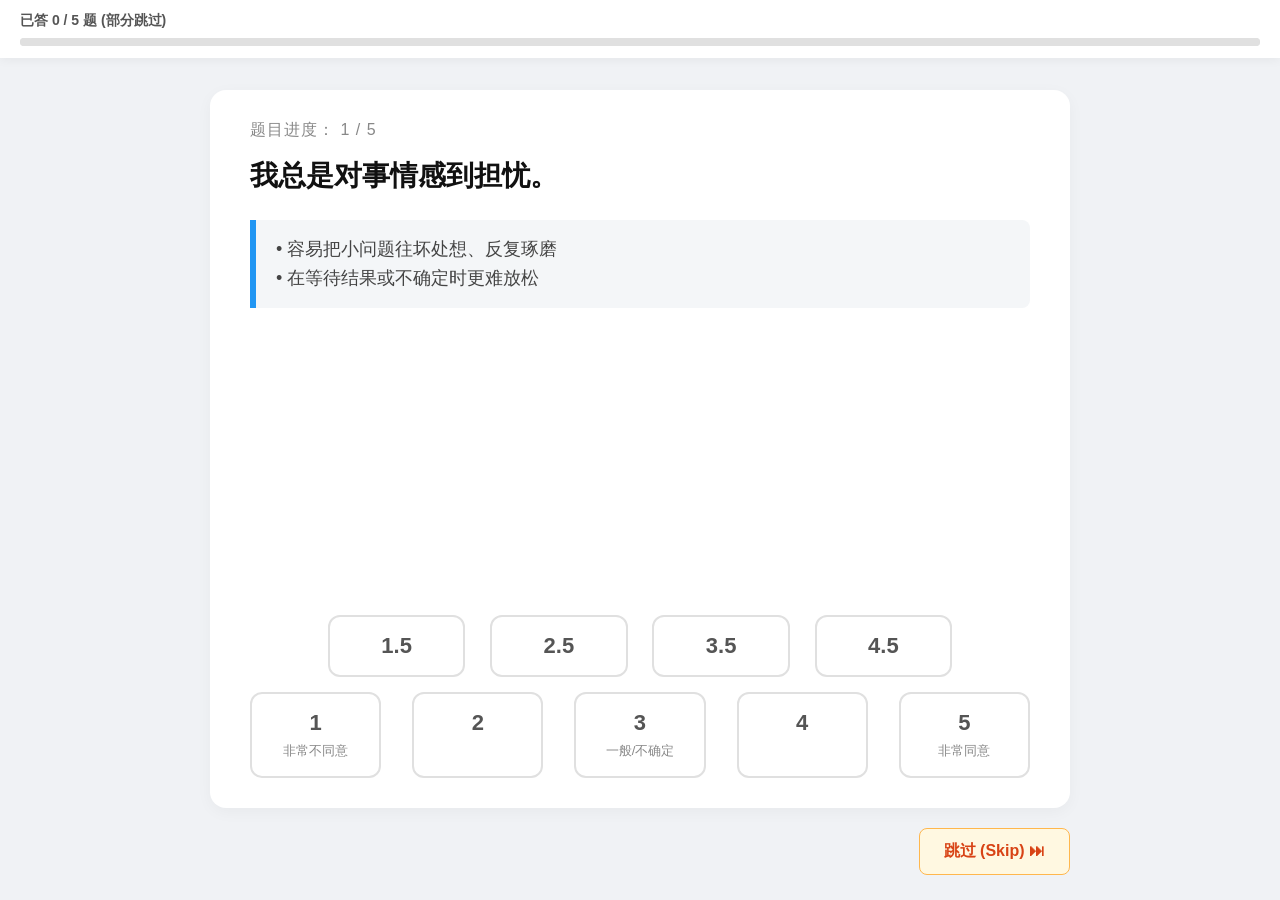
<file: za/test1.html>
<!DOCTYPE html>
<html lang="zh-CN">
<head>
    <meta charset="UTF-8">
    <meta name="viewport" content="width=device-width, initial-scale=1.0">
    <title>专业大五人格测试 (一键体验版)</title>
    <style>
        html, body { height: 100vh; margin: 0; padding: 0; overflow: hidden; background-color: #f0f2f5; font-family: 'PingFang SC', sans-serif; color: #333;}
        body { display: flex; flex-direction: column; padding-top: 75px; box-sizing: border-box;}
        
        .header { position: fixed; top: 0; left: 0; width: 100%; background: #fff; box-shadow: 0 2px 10px rgba(0,0,0,0.05); z-index: 1000; padding: 12px 20px; box-sizing: border-box;}
        .progress-text { font-size: 14px; font-weight: bold; color: #555; margin-bottom: 8px;}
        .progress-container { display: flex; width: 100%; height: 8px; border-radius: 4px; overflow: hidden; background: #e0e0e0; gap: 0;}
        .prog-seg { flex: 1; background: #e0e0e0; transition: background 0.3s ease; }
        .prog-seg.done { background: #4caf50; }
        .prog-seg.skip { background: #ffc107; }

        .container { flex: 1; display: flex; flex-direction: column; max-width: 900px; margin: 0 auto; width: 100%; padding: 15px 20px; box-sizing: border-box; min-height: 0;}
        #quiz-screen { flex: 1; display: flex; flex-direction: column; min-height: 0;}
        
        .card { background: #fff; border-radius: 16px; padding: 30px 40px; box-shadow: 0 4px 16px rgba(0,0,0,0.04); flex: 1; display: flex; flex-direction: column; overflow-y: auto; margin-bottom: 20px;}
        .q-number { font-size: 16px; color: #888; margin-bottom: 15px; letter-spacing: 1px;}
        .q-title { font-size: 28px; font-weight: bold; margin-bottom: 25px; line-height: 1.4; color: #111;}
        .q-anchor { font-size: 18px; color: #444; background: #f4f6f8; border-left: 6px solid #2196f3; padding: 15px 20px; margin-bottom: 30px; white-space: pre-line; border-radius: 0 8px 8px 0; line-height: 1.6;}
        
        .options-area { margin-top: auto; flex-shrink: 0; display: flex; flex-direction: column; gap: 15px;}
        .row-half { display: flex; justify-content: space-between; gap: 4%; padding: 0 10%;}
        .row-int { display: flex; justify-content: space-between; gap: 4%;}
        
        .opt-btn { flex: 1; padding: 16px 0; border: 2px solid #e0e0e0; background: #fff; border-radius: 12px; cursor: pointer; font-size: 22px; font-weight: bold; color: #555; transition: all 0.2s; text-align: center;}
        .opt-btn:hover { background: #f0f5ff; border-color: #2196f3; color: #2196f3;}
        .opt-btn.selected { background: #2196f3; color: #fff; border-color: #2196f3; box-shadow: 0 4px 12px rgba(33, 150, 243, 0.4);}
        .opt-btn span.label { display: block; font-size: 13px; font-weight: normal; margin-top: 6px; color: #888; }
        .opt-btn.selected span.label { color: #e3f2fd; }

        .controls { display: flex; justify-content: space-between; align-items: center; flex-shrink: 0; padding-bottom: 10px;}
        .right-controls { display: flex; gap: 15px; }
        .nav-btn { background: #fff; border: 1px solid #ccc; padding: 12px 24px; border-radius: 8px; cursor: pointer; font-size: 16px; color: #555; transition: 0.2s; font-weight: bold;}
        .nav-btn:hover { background: #e0e0e0; }
        .skip-btn { color: #d84315; border-color: #ffb74d; background: #fff8e1;}
        .skip-btn:hover { background: #ffecb3; }

        .result-screen { display: none; background: #fff; border-radius: 16px; padding: 40px; overflow-y: auto; height: 100%;}
        .result-title { font-size: 32px; text-align: center; margin-bottom: 30px;}
        .result-table { width: 100%; border-collapse: collapse; margin-top: 15px;}
        .result-table th, .result-table td { border: 1px solid #ddd; padding: 12px; text-align: center;}
        .result-table th { background-color: #f8f9fa;}
        .export-btn { padding: 15px 25px; color: white; border-radius: 8px; cursor: pointer; border: none; font-size: 16px; font-weight: bold; margin: 10px; background: #2b3137;}
    </style>
</head>
<body>
    <div class="header">
        <div class="progress-text" id="progress-text">加载中...</div>
        <div class="progress-container" id="progress-bar"></div>
    </div>

    <div class="container">
        <div id="quiz-screen">
            <div class="card" id="question-card"></div>
            <div class="controls">
                <button class="nav-btn" id="prev-btn" onclick="app.goPrev()">← 上一题</button>
                <div class="right-controls">
                    <button class="nav-btn skip-btn" id="skip-btn" onclick="app.skipQuestion()">跳过 (Skip) ⏭</button>
                    <button class="nav-btn" id="next-btn" onclick="app.goNext()">下一题 →</button>
                </div>
            </div>
        </div>

        <div id="result-screen" class="result-screen">
            <h2 class="result-title">测试完成 🎉</h2>
            <div style="text-align:center;">
                <button class="export-btn" onclick="app.exportCSV()">📊 导出测试数据 (CSV)</button>
            </div>
            <table class="result-table" id="domain-table">
                <thead><tr><th>特质 (Trait)</th><th>计分题数</th><th>总分</th></tr></thead>
                <tbody></tbody>
            </table>
        </div>
    </div>

    <script>
        // 内置微型题库演示 (真实项目请替换为那 300 道题)
        const demoQuestions = [
            {"Number": 1, "Sign": "+", "Facet": "N1", "Item": "我总是对事情感到担忧。", "Anchor": "• 容易把小问题往坏处想、反复琢磨\n• 在等待结果或不确定时更难放松"},
            {"Number": 2, "Sign": "+", "Facet": "E1", "Item": "我很容易交到朋友。", "Anchor": "• 看的是人际温暖与亲近感，而非社交技巧高低\n• 关键词提示：make / friends / easily"},
            {"Number": 3, "Sign": "+", "Facet": "O1", "Item": "我有丰富的想像力。", "Anchor": "• 经常沉浸在联想/幻想/脑内情境\n• 更容易把普通事物想出新画面或可能性"},
            {"Number": 4, "Sign": "+", "Facet": "A1", "Item": "我信任他人。", "Anchor": "• 更倾向相信别人是诚恳的（不轻易怀疑动机）"},
            {"Number": 5, "Sign": "_", "Facet": "C5", "Item": "我在需要做决定时总是拖延。", "Anchor": "• 看的是执行力与抗拖延能力\n• 这是一个反向题（自动计分为 6-X）"}
        ];

        const app = {
            questions: demoQuestions,
            answers: JSON.parse(localStorage.getItem('ipip_demo_answers')) || {},
            currentIndex: 0,
            domainMap: { 'N':'神经质', 'E':'外向性', 'O':'开放性', 'A':'宜人性', 'C':'尽责性' },

            init() {
                this.currentIndex = this.questions.findIndex(q => !this.answers[q.Number] && this.answers[q.Number] !== 'skip');
                if(this.currentIndex === -1) this.currentIndex = this.questions.length - 1;
                
                let html = '';
                for(let i=0; i<this.questions.length; i++) html += `<div class="prog-seg" id="seg-${this.questions[i].Number}"></div>`;
                document.getElementById('progress-bar').innerHTML = html;
                
                this.renderQuestion();
            },

            renderQuestion() {
                if (this.currentIndex >= this.questions.length) return this.showResults();

                const q = this.questions[this.currentIndex];
                const currentAnswer = this.answers[q.Number];
                const labels = { 1: "非常不同意", 3: "一般/不确定", 5: "非常同意" };

                document.getElementById('question-card').innerHTML = `
                    <div class="q-number">题目进度： ${this.currentIndex + 1} / ${this.questions.length}</div>
                    <div class="q-title">${q.Item}</div>
                    <div class="q-anchor">${q.Anchor}</div>
                    <div class="options-area">
                        <div class="row-half">
                            ${[1.5, 2.5, 3.5, 4.5].map(v => `<div class="opt-btn ${currentAnswer === v ? 'selected' : ''}" onclick="app.selectOption(${q.Number}, ${v}, this)">${v}</div>`).join('')}
                        </div>
                        <div class="row-int">
                            ${[1, 2, 3, 4, 5].map(v => `<div class="opt-btn ${currentAnswer === v ? 'selected' : ''}" onclick="app.selectOption(${q.Number}, ${v}, this)">${v} ${labels[v] ? `<span class="label">${labels[v]}</span>` : `<span class="label" style="opacity:0;">占位</span>`}</div>`).join('')}
                        </div>
                    </div>
                `;
                
                document.getElementById('prev-btn').style.visibility = (this.currentIndex === 0) ? 'hidden' : 'visible';
                if (currentAnswer && currentAnswer !== 'skip') {
                    document.getElementById('next-btn').style.display = 'block';
                    document.getElementById('skip-btn').style.display = 'none';
                } else {
                    document.getElementById('next-btn').style.display = (currentAnswer === 'skip') ? 'block' : 'none';
                    document.getElementById('skip-btn').style.display = 'block';
                }
                this.updateProgress();
            },

            selectOption(qNumber, value, element) {
                this.answers[qNumber] = value;
                localStorage.setItem('ipip_demo_answers', JSON.stringify(this.answers));
                document.querySelectorAll('.opt-btn').forEach(btn => btn.classList.remove('selected'));
                element.classList.add('selected');
                this.updateProgress();
                setTimeout(() => this.goNext(), 300);
            },

            skipQuestion() {
                this.answers[this.questions[this.currentIndex].Number] = 'skip';
                localStorage.setItem('ipip_demo_answers', JSON.stringify(this.answers));
                this.goNext();
            },

            goPrev() { if(this.currentIndex > 0) { this.currentIndex--; this.renderQuestion(); } },
            goNext() { 
                this.currentIndex++; 
                if(this.currentIndex >= this.questions.length) this.showResults(); 
                else this.renderQuestion(); 
            },

            updateProgress() {
                let answeredCount = 0;
                this.questions.forEach(q => {
                    const seg = document.getElementById(`seg-${q.Number}`);
                    const ans = this.answers[q.Number];
                    seg.className = 'prog-seg'; 
                    if (ans === 'skip') seg.classList.add('skip');
                    else if (ans !== undefined) { seg.classList.add('done'); answeredCount++; }
                });
                document.getElementById('progress-text').innerText = `已答 ${answeredCount} / ${this.questions.length} 题 (部分跳过)`;
            },

            showResults() {
                document.getElementById('quiz-screen').style.display = 'none';
                document.getElementById('result-screen').style.display = 'block';
                let stats = { N:{s:0,c:0}, E:{s:0,c:0}, O:{s:0,c:0}, A:{s:0,c:0}, C:{s:0,c:0} };
                
                this.questions.forEach(q => {
                    let ans = this.answers[q.Number];
                    if(ans && ans !== 'skip') {
                        let scored = q.Sign === "_" ? 6 - ans : ans;
                        stats[q.Facet.charAt(0)].s += scored;
                        stats[q.Facet.charAt(0)].c += 1;
                    }
                });

                let html = "";
                for (let d in stats) {
                    if(stats[d].c > 0) html += `<tr><td><strong>${this.domainMap[d]}</strong></td><td>${stats[d].c}</td><td>${stats[d].s}</td></tr>`;
                }
                document.querySelector('#domain-table tbody').innerHTML = html;
            },

            exportCSV() {
                let csv = "\uFEFF题号,分面,原始分\n";
                this.questions.forEach(q => csv += `${q.Number},${q.Facet},${this.answers[q.Number]||'未答'}\n`);
                const link = document.createElement("a");
                link.href = URL.createObjectURL(new Blob([csv], { type: 'text/csv;charset=utf-8;' }));
                link.download = "测试记录.csv";
                link.click();
            }
        };

        window.onload = () => app.init();
    </script>
</body>
</html>
</file>
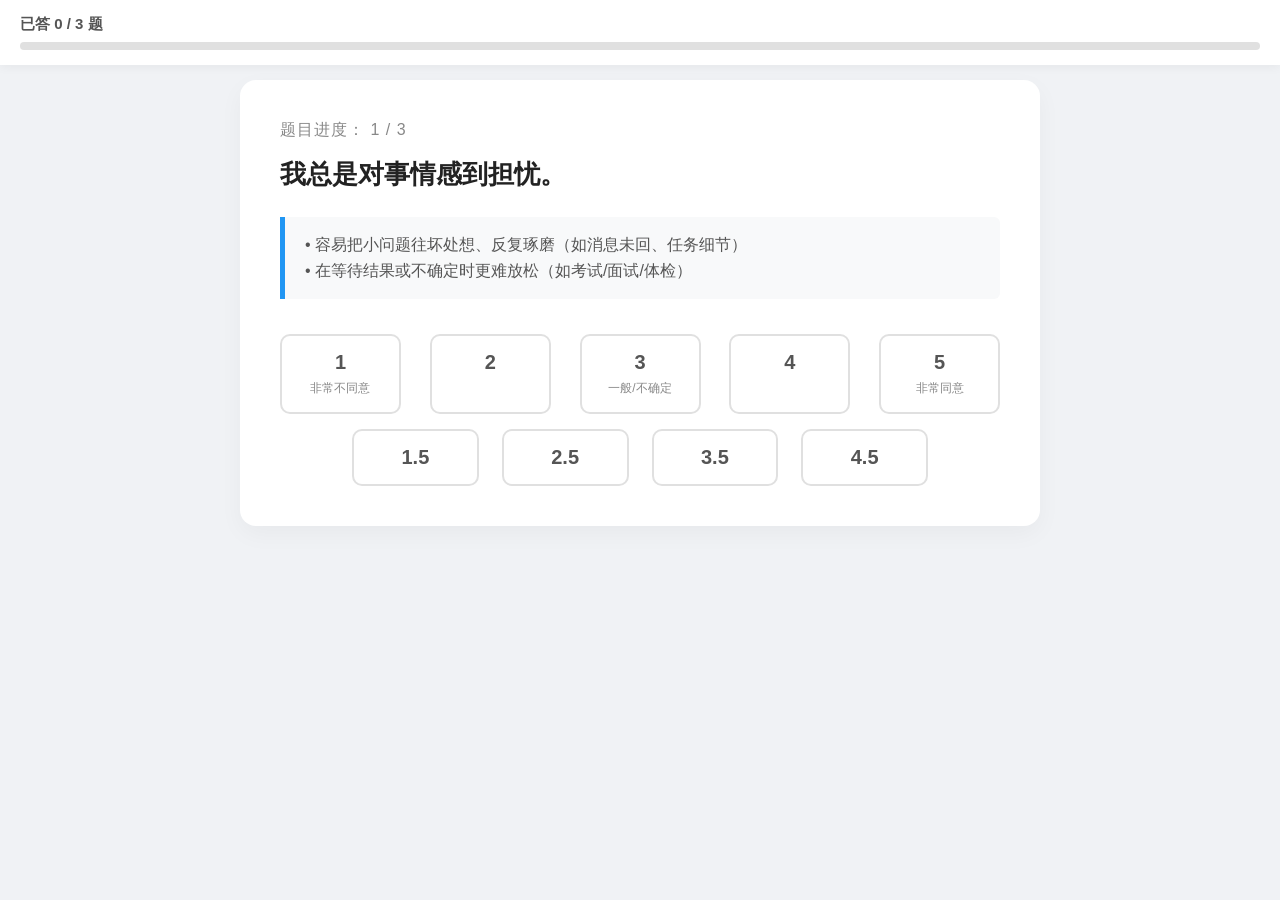
<file: za/未命名.html>
<!DOCTYPE html>
<html lang="zh-CN">
<head>
    <meta charset="UTF-8">
    <meta name="viewport" content="width=device-width, initial-scale=1.0">
    <title>专业大五人格测试 (单题沉浸版)</title>
    <style>
        body { font-family: 'PingFang SC', 'Microsoft YaHei', sans-serif; background-color: #f0f2f5; color: #333; margin: 0; padding-top: 80px; padding-bottom: 50px;}
        /* 顶部进度条 */
        .header { position: fixed; top: 0; left: 0; width: 100%; background: #fff; box-shadow: 0 2px 10px rgba(0,0,0,0.05); z-index: 1000; padding: 15px 20px; box-sizing: border-box;}
        .progress-text { font-size: 15px; font-weight: bold; color: #555; margin-bottom: 8px;}
        .progress-bar { width: 100%; height: 8px; background: #e0e0e0; border-radius: 4px; overflow: hidden; }
        .progress-fill { height: 100%; background: #4caf50; width: 0%; transition: width 0.4s ease; }
        
        /* 居中容器 */
        .container { max-width: 800px; margin: 0 auto; padding: 0 20px; }
        
        /* 题目卡片：大字号沉浸设计 */
        .card { background: #fff; border-radius: 16px; padding: 40px; box-shadow: 0 8px 24px rgba(0,0,0,0.04); min-height: 350px; display: flex; flex-direction: column; justify-content: center;}
        .q-number { font-size: 16px; color: #888; margin-bottom: 15px; letter-spacing: 1px;}
        .q-title { font-size: 26px; font-weight: bold; margin-bottom: 25px; line-height: 1.4; color: #222;}
        .q-anchor { font-size: 16px; color: #555; background: #f8f9fa; border-left: 5px solid #2196f3; padding: 15px 20px; margin-bottom: 35px; white-space: pre-line; border-radius: 0 6px 6px 0; line-height: 1.6;}
        
        /* 0.5交错式选项布局 */
        .options-area { margin-top: auto; }
        .row-int { display: flex; justify-content: space-between; gap: 4%; margin-bottom: 15px;}
        .row-half { display: flex; justify-content: space-between; gap: 4%; padding: 0 10%; /* 错位关键 */}
        
        .opt-btn { flex: 1; padding: 15px 0; border: 2px solid #e0e0e0; background: #fff; border-radius: 10px; cursor: pointer; font-size: 20px; font-weight: bold; color: #555; transition: all 0.2s; text-align: center; position: relative;}
        .opt-btn:hover { background: #f0f5ff; border-color: #2196f3; color: #2196f3;}
        .opt-btn.selected { background: #2196f3; color: #fff; border-color: #2196f3; transform: scale(1.05); box-shadow: 0 4px 12px rgba(33, 150, 243, 0.4);}
        .opt-btn span.label { display: block; font-size: 12px; font-weight: normal; margin-top: 6px; color: #888; }
        .opt-btn.selected span.label { color: #e3f2fd; }

        /* 底部控制区 */
        .controls { display: flex; justify-content: space-between; margin-top: 20px; }
        .nav-btn { background: #fff; border: 1px solid #ccc; padding: 10px 20px; border-radius: 8px; cursor: pointer; font-size: 15px; color: #555; transition: 0.2s;}
        .nav-btn:hover { background: #eee; }
        .nav-btn:disabled { opacity: 0; pointer-events: none; } /* 第一题隐藏上一题 */

        /* 结果页面 */
        .result-screen { display: none; background: #fff; border-radius: 16px; padding: 40px; box-shadow: 0 8px 24px rgba(0,0,0,0.04);}
        .result-title { font-size: 28px; text-align: center; margin-bottom: 30px;}
        .export-btn { display: block; width: 100%; max-width: 300px; margin: 20px auto; padding: 15px; background: #ff9800; color: white; text-align: center; border-radius: 8px; cursor: pointer; border: none; font-size: 18px; font-weight: bold; box-shadow: 0 4px 10px rgba(255,152,0,0.3);}
        .result-table { width: 100%; border-collapse: collapse; margin-top: 20px;}
        .result-table th, .result-table td { border: 1px solid #ddd; padding: 12px; text-align: center;}
        .result-table th { background-color: #f8f9fa;}
    </style>
</head>
<body>

    <div class="header">
        <div class="progress-text" id="progress-text">已答 0 / 300 题</div>
        <div class="progress-bar">
            <div class="progress-fill" id="progress-fill"></div>
        </div>
    </div>

    <div class="container">
        <div id="quiz-screen">
            <div class="card" id="question-card">
                </div>
            <div class="controls">
                <button class="nav-btn" id="prev-btn" onclick="goPrev()">← 上一题</button>
                <button class="nav-btn" id="next-btn" onclick="goNext()">下一题 →</button>
            </div>
        </div>

        <div id="result-screen" class="result-screen">
            <h2 class="result-title">测试完成 🎉</h2>
            <button class="export-btn" onclick="exportCSV()">📥 导出详细数据 (CSV)</button>
            <p style="text-align: center; color: #666; font-size: 14px;">（提示：总分为系统自动处理了反向题后的得分累加）</p>
            <table class="result-table">
                <thead>
                    <tr><th>分面 (Facet)</th><th>已答题数</th><th>总分 (Sum)</th></tr>
                </thead>
                <tbody id="result-tbody"></tbody>
            </table>
        </div>
    </div>

    <script>
        // 演示题库：请将你转好的300题JSON替换此处
        const questions = [
            {
                "Number": 1,
                "Sign": "+",
                "Facet": "N1",
                "Item": "我总是对事情感到担忧。",
                "Anchor": "• 容易把小问题往坏处想、反复琢磨（如消息未回、任务细节）\n• 在等待结果或不确定时更难放松（如考试/面试/体检）"
            },
            {
                "Number": 2,
                "Sign": "+",
                "Facet": "E1",
                "Item": "我很容易交到朋友。",
                "Anchor": "• 看的是人际温暖与亲近感，而非社交技巧高低\n• 关键词提示：make / friends / easily"
            },
            {
                "Number": 3,
                "Sign": "_",
                "Facet": "C5",
                "Item": "我在需要做决定时总是拖延。",
                "Anchor": "• 看的是执行力与抗拖延能力\n• 关键词提示：postpone / decisions"
            }
        ];

        const totalQuestions = questions.length;
        let answers = JSON.parse(localStorage.getItem('ipip_answers')) || {};
        let currentIndex = 0;

        // 寻找第一道未答的题，实现进度断点续传
        for(let i=0; i<totalQuestions; i++) {
            if(!answers[questions[i].Number]) {
                currentIndex = i;
                break;
            }
        }
        if(currentIndex >= totalQuestions) currentIndex = totalQuestions - 1; // 如果全答完了，停在最后一题

        function renderQuestion() {
            if (currentIndex >= totalQuestions) {
                showResults();
                return;
            }

            const q = questions[currentIndex];
            const currentAnswer = answers[q.Number];
            
            // 文本标签只给1，3，5
            const labels = { 1: "非常不同意", 3: "一般/不确定", 5: "非常同意" };

            let html = `
                <div class="q-number">题目进度： ${currentIndex + 1} / ${totalQuestions}</div>
                <div class="q-title">${q.Item}</div>
                <div class="q-anchor">${q.Anchor}</div>
                
                <div class="options-area">
                    <div class="row-int">
                        ${[1, 2, 3, 4, 5].map(v => `
                            <div class="opt-btn ${currentAnswer === v ? 'selected' : ''}" data-val="${v}" onclick="selectOption(${q.Number}, ${v}, this)">
                                ${v}
                                ${labels[v] ? `<span class="label">${labels[v]}</span>` : `<span class="label" style="opacity:0;">占位</span>`}
                            </div>
                        `).join('')}
                    </div>
                    <div class="row-half">
                        ${[1.5, 2.5, 3.5, 4.5].map(v => `
                            <div class="opt-btn ${currentAnswer === v ? 'selected' : ''}" data-val="${v}" onclick="selectOption(${q.Number}, ${v}, this)">
                                ${v}
                            </div>
                        `).join('')}
                    </div>
                </div>
            `;
            
            document.getElementById('question-card').innerHTML = html;
            
            // 按钮显隐逻辑
            document.getElementById('prev-btn').disabled = (currentIndex === 0);
            
            // 如果这道题还没答，"下一题"按钮可以隐藏或置灰，强迫用户必须选择。
            // 这里我们允许如果已经有答案，可以直接点下一题
            document.getElementById('next-btn').style.visibility = currentAnswer ? 'visible' : 'hidden';

            updateProgress();
        }

        function selectOption(qNumber, value, element) {
            // 保存逻辑
            answers[qNumber] = value;
            localStorage.setItem('ipip_answers', JSON.stringify(answers));
            
            // UI 更新高亮
            document.querySelectorAll('.opt-btn').forEach(btn => btn.classList.remove('selected'));
            element.classList.add('selected');
            
            updateProgress();

            // 核心体验提升：选中后自动延迟翻页
            setTimeout(() => {
                goNext();
            }, 350); // 350毫秒延迟，足够用户看到按下的反馈且不拖沓
        }

        function goPrev() {
            if(currentIndex > 0) {
                currentIndex--;
                renderQuestion();
            }
        }

        function goNext() {
            currentIndex++;
            if(currentIndex >= totalQuestions) {
                showResults();
            } else {
                renderQuestion();
            }
        }

        function updateProgress() {
            const answeredCount = Object.keys(answers).length;
            document.getElementById('progress-text').innerText = `已答 ${answeredCount} / ${totalQuestions} 题`;
            document.getElementById('progress-fill').style.width = (answeredCount / totalQuestions * 100) + '%';
        }

        // ================= 数据统计与导出逻辑 =================

        function calculateScores() {
            let results = [];
            let facetStats = {};

            questions.forEach(q => {
                let ans = answers[q.Number] || 0;
                let scored = ans;
                
                if (ans > 0) {
                    // 反向计分逻辑：6 - x 同样适用于 0.5 (例如：6 - 1.5 = 4.5)
                    if (q.Sign === "_") {
                        scored = 6 - ans;
                    }

                    // 汇总到 Facet
                    if(!facetStats[q.Facet]) {
                        facetStats[q.Facet] = { sum: 0, count: 0 };
                    }
                    facetStats[q.Facet].sum += scored;
                    facetStats[q.Facet].count += 1;
                }

                results.push({
                    Number: q.Number,
                    Facet: q.Facet,
                    Item: q.Item.replace(/,/g, "，"), // 防CSV逗号冲突
                    Sign: q.Sign,
                    RawAnswer: ans,
                    FinalScored: scored
                });
            });

            return { results, facetStats };
        }

        function showResults() {
            document.getElementById('quiz-screen').style.display = 'none';
            document.getElementById('result-screen').style.display = 'block';

            const { facetStats } = calculateScores();
            let tbody = "";
            
            // 渲染统计表格
            for(let f in facetStats) {
                tbody += `<tr>
                    <td><strong>${f}</strong></td>
                    <td>${facetStats[f].count}</td>
                    <td>${facetStats[f].sum}</td>
                </tr>`;
            }
            document.getElementById('result-tbody').innerHTML = tbody;
        }

        function exportCSV() {
            const { results } = calculateScores();
            
            // 构建CSV内容 (含BOM头防中文乱码)
            let csvContent = "\uFEFF";
            csvContent += "题号(Number),分面(Facet),题目(Item),方向(Sign),原始选择(RawAnswer),最终计分(FinalScored)\n";
            
            results.forEach(r => {
                csvContent += `${r.Number},${r.Facet},${r.Item},${r.Sign},${r.RawAnswer},${r.FinalScored}\n`;
            });

            // 浏览器触发下载
            const blob = new Blob([csvContent], { type: 'text/csv;charset=utf-8;' });
            const url = URL.createObjectURL(blob);
            const link = document.createElement("a");
            link.setAttribute("href", url);
            link.setAttribute("download", "IPIP_NEO_300_Results.csv");
            document.body.appendChild(link);
            link.click();
            document.body.removeChild(link);
        }

        // 启动应用
        window.onload = renderQuestion;
    </script>
</body>
</html>
</file>
